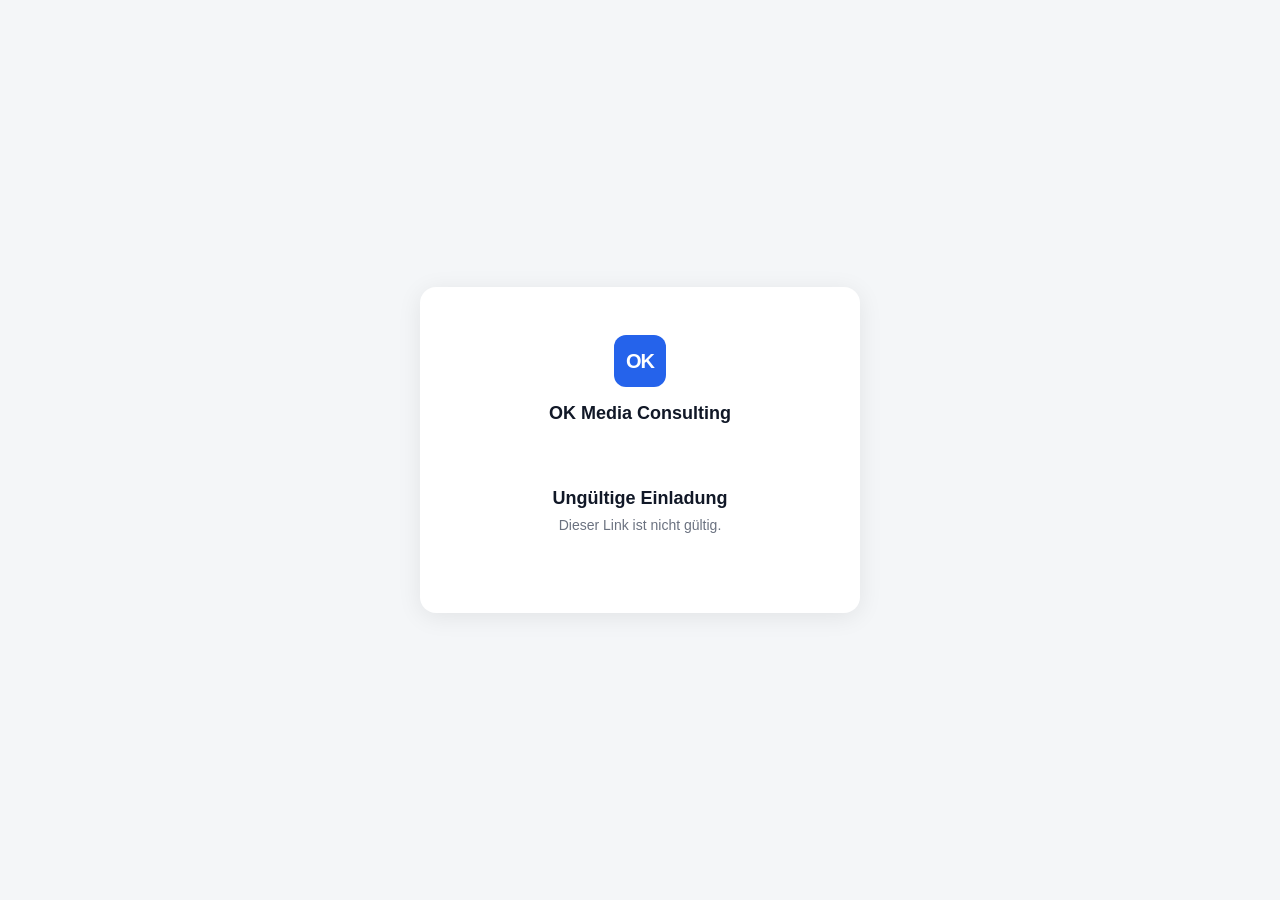
<file: frontend/einladung.html>
<!DOCTYPE html>
<html lang="de">
<head>
<meta charset="UTF-8">
<meta name="viewport" content="width=device-width, initial-scale=1.0">
<title>Einladung — OK Media Consulting</title>
<style>
* { margin: 0; padding: 0; box-sizing: border-box; }
body {
  font-family: -apple-system, BlinkMacSystemFont, "Segoe UI", sans-serif;
  background: #f4f6f8; min-height: 100vh;
  display: flex; align-items: center; justify-content: center; padding: 24px;
}
.card {
  background: #fff; border-radius: 16px;
  box-shadow: 0 4px 24px rgba(0,0,0,0.08);
  padding: 48px 40px; width: 100%; max-width: 440px;
}
.logo { text-align: center; margin-bottom: 32px; }
.logo-mark {
  display: inline-flex; align-items: center; justify-content: center;
  width: 52px; height: 52px; background: #2563eb;
  border-radius: 12px; margin-bottom: 16px;
}
.logo-mark span { font-size: 20px; font-weight: 800; color: #fff; letter-spacing: -1px; }
.logo h1 { font-size: 18px; font-weight: 700; color: #111827; }
.logo p { font-size: 13px; color: #6b7280; margin-top: 6px; }
.row { display: grid; grid-template-columns: 1fr 1fr; gap: 12px; }
.field { margin-bottom: 14px; }
.field label { display: block; font-size: 13px; font-weight: 500; color: #374151; margin-bottom: 5px; }
.field input {
  width: 100%; height: 44px; padding: 0 14px;
  border: 1.5px solid #e5e7eb; border-radius: 8px;
  font-size: 15px; color: #111827; background: #fff; outline: none;
  transition: border-color 0.15s;
}
.field input:focus { border-color: #2563eb; }
.hint { font-size: 11px; color: #9ca3af; margin-top: 4px; }
.btn-submit {
  width: 100%; height: 48px; background: #2563eb; color: #fff;
  border: none; border-radius: 8px; font-size: 15px; font-weight: 600;
  cursor: pointer; margin-top: 8px;
}
.btn-submit:disabled { opacity: 0.6; cursor: not-allowed; }
.error-msg {
  background: #fef2f2; border: 1px solid #fecaca; color: #dc2626;
  border-radius: 8px; padding: 10px 14px; font-size: 13px;
  margin-bottom: 14px; display: none;
}
.error-msg.show { display: block; }
.info-box {
  background: #eff6ff; border: 1px solid #bfdbfe;
  border-radius: 8px; padding: 12px 14px; font-size: 13px;
  color: #1e40af; margin-bottom: 20px; line-height: 1.5;
}
.invalid-box {
  text-align: center; padding: 32px 0;
}
.invalid-box h2 { font-size: 18px; font-weight: 700; color: #111827; margin-bottom: 8px; }
.invalid-box p { font-size: 14px; color: #6b7280; }
</style>
</head>
<body>
<div class="card" id="card">
  <div class="logo">
    <div class="logo-mark"><span>OK</span></div>
    <h1>OK Media Consulting</h1>
    <p id="subtitle">Einladung wird geprüft…</p>
  </div>
  <div id="content"></div>
</div>

<script>
const params = new URLSearchParams(location.search);
const token = params.get('token');

if (!token) {
  showInvalid('Ungültige Einladung', 'Dieser Link ist nicht gültig.');
} else {
  showForm();
}

function showInvalid(title, msg) {
  document.getElementById('subtitle').textContent = '';
  document.getElementById('content').innerHTML = `
    <div class="invalid-box">
      <h2>${title}</h2>
      <p>${msg}</p>
    </div>`;
}

function showForm() {
  document.getElementById('subtitle').textContent = 'Erstelle deinen Account';
  document.getElementById('content').innerHTML = `
    <div class="info-box">Du wurdest eingeladen, OK Media Consulting beizutreten. Richte jetzt deinen Account ein.</div>
    <div class="error-msg" id="err"></div>
    <form id="form" onsubmit="submit(event)">
      <div class="row">
        <div class="field"><label>Vorname</label><input type="text" id="vorname" autocomplete="given-name" required></div>
        <div class="field"><label>Nachname</label><input type="text" id="nachname" autocomplete="family-name" required></div>
      </div>
      <div class="field">
        <label>Passwort</label>
        <input type="password" id="password" placeholder="Mindestens 8 Zeichen" autocomplete="new-password" required minlength="8">
        <div class="hint">Mindestens 8 Zeichen</div>
      </div>
      <div class="field">
        <label>Passwort bestätigen</label>
        <input type="password" id="password2" autocomplete="new-password" required>
      </div>
      <button class="btn-submit" type="submit" id="btn">Account erstellen</button>
    </form>`;
}

async function submit(e) {
  e.preventDefault();
  const vorname   = document.getElementById('vorname').value.trim();
  const nachname  = document.getElementById('nachname').value.trim();
  const password  = document.getElementById('password').value;
  const password2 = document.getElementById('password2').value;
  const btn       = document.getElementById('btn');
  const errEl     = document.getElementById('err');

  if (password !== password2) {
    errEl.textContent = 'Die Passwörter stimmen nicht überein';
    errEl.classList.add('show');
    return;
  }

  btn.disabled = true;
  btn.textContent = 'Wird erstellt…';

  try {
    const res = await fetch('/api/auth/accept-invite', {
      method: 'POST',
      headers: { 'Content-Type': 'application/json' },
      body: JSON.stringify({ token, vorname, nachname, password }),
      credentials: 'include'
    });
    const data = await res.json();
    if (!res.ok) {
      errEl.textContent = data.detail || 'Fehler beim Erstellen des Accounts';
      errEl.classList.add('show');
      return;
    }
    window.location.replace('/dashboard');
  } catch {
    errEl.textContent = 'Verbindungsfehler';
    errEl.classList.add('show');
  } finally {
    btn.disabled = false;
    btn.textContent = 'Account erstellen';
  }
}
</script>
</body>
</html>
</file>
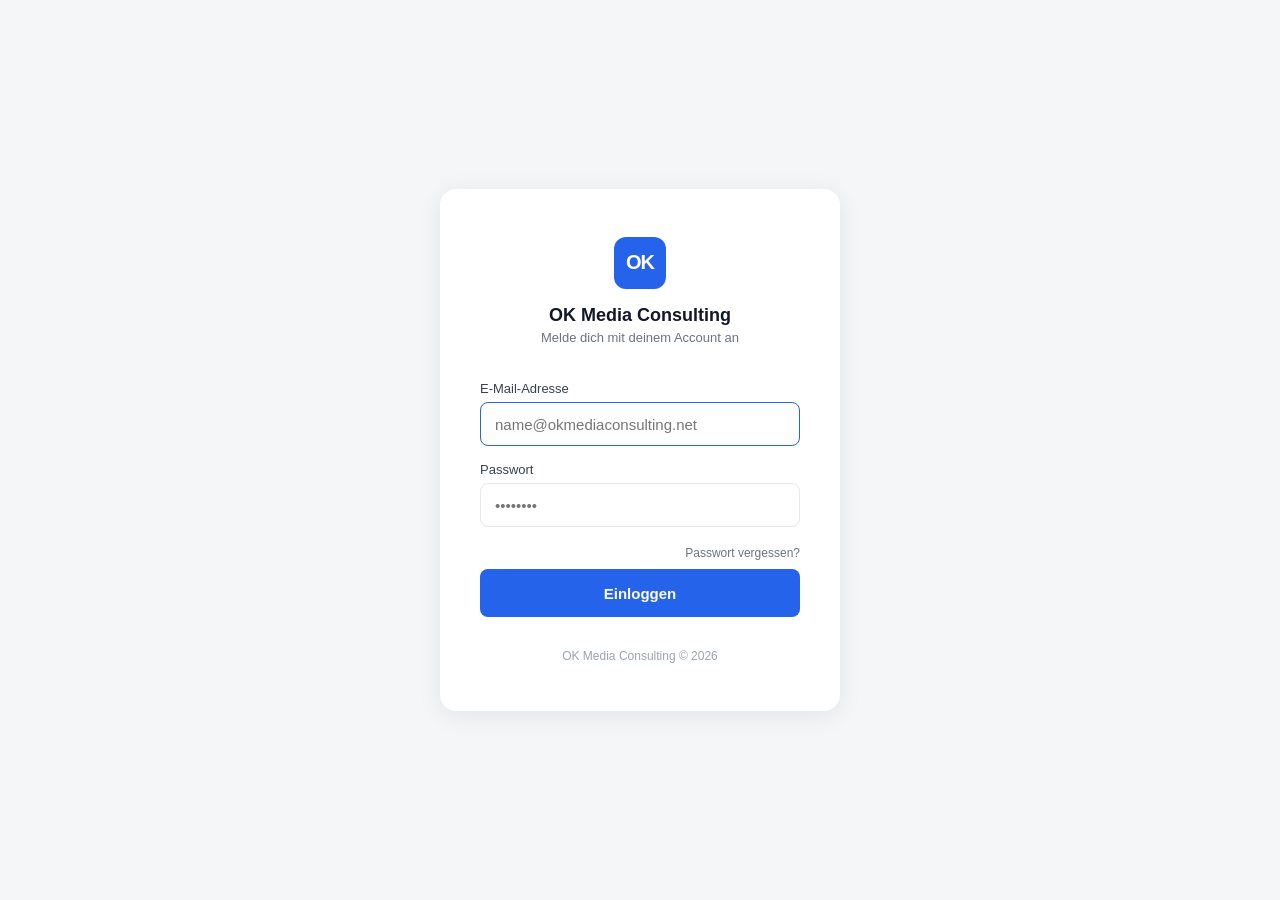
<file: frontend/login.html>
<!DOCTYPE html>
<html lang="de">
<head>
<meta charset="UTF-8">
<meta name="viewport" content="width=device-width, initial-scale=1.0">
<meta name="theme-color" content="#ffffff">
<title>OK Media Consulting — Login</title>
<link rel="manifest" href="/static/manifest.json">
<script>if ('serviceWorker' in navigator) navigator.serviceWorker.register('/static/sw.js');</script>
<style>
* { margin: 0; padding: 0; box-sizing: border-box; }

body {
  font-family: -apple-system, BlinkMacSystemFont, "Segoe UI", sans-serif;
  background: #f4f6f8;
  min-height: 100vh;
  display: flex;
  align-items: center;
  justify-content: center;
  padding: 24px;
}

.card {
  background: #fff;
  border-radius: 16px;
  box-shadow: 0 4px 24px rgba(0,0,0,0.08);
  padding: 48px 40px;
  width: 100%;
  max-width: 400px;
}

.logo {
  text-align: center;
  margin-bottom: 36px;
}

.logo-mark {
  display: inline-flex;
  align-items: center;
  justify-content: center;
  width: 52px; height: 52px;
  background: #2563eb;
  border-radius: 12px;
  margin-bottom: 16px;
}
.logo-mark span {
  font-size: 20px;
  font-weight: 800;
  color: #fff;
  letter-spacing: -1px;
}

.logo h1 {
  font-size: 18px;
  font-weight: 700;
  color: #111827;
  line-height: 1.2;
}
.logo p {
  font-size: 13px;
  color: #6b7280;
  margin-top: 4px;
}

.field {
  margin-bottom: 16px;
}
.field label {
  display: block;
  font-size: 13px;
  font-weight: 500;
  color: #374151;
  margin-bottom: 6px;
}
.field input {
  width: 100%;
  height: 44px;
  padding: 0 14px;
  border: 1.5px solid #e5e7eb;
  border-radius: 8px;
  font-size: 15px;
  color: #111827;
  background: #fff;
  outline: none;
  transition: border-color 0.15s;
}
.field input:focus { border-color: #2563eb; }
.field input.error { border-color: #dc2626; }

.btn-login {
  width: 100%;
  height: 48px;
  background: #2563eb;
  color: #fff;
  border: none;
  border-radius: 8px;
  font-size: 15px;
  font-weight: 600;
  cursor: pointer;
  margin-top: 8px;
  transition: background 0.15s, opacity 0.15s;
  display: flex;
  align-items: center;
  justify-content: center;
  gap: 8px;
}
.btn-login:hover { background: #1d4ed8; }
.btn-login:disabled { opacity: 0.6; cursor: not-allowed; }

.error-msg {
  background: #fef2f2;
  border: 1px solid #fecaca;
  color: #dc2626;
  border-radius: 8px;
  padding: 10px 14px;
  font-size: 13px;
  margin-bottom: 16px;
  display: none;
}
.error-msg.show { display: block; }

.forgot {
  text-align: right;
  margin-top: 4px;
}
.forgot a {
  font-size: 12px;
  color: #6b7280;
  text-decoration: none;
}
.forgot a:hover { color: #2563eb; }

.footer {
  text-align: center;
  margin-top: 32px;
  font-size: 12px;
  color: #9ca3af;
}

.spinner {
  width: 18px; height: 18px;
  border: 2px solid rgba(255,255,255,0.4);
  border-top-color: #fff;
  border-radius: 50%;
  animation: spin 0.7s linear infinite;
  display: none;
}
@keyframes spin { to { transform: rotate(360deg); } }
</style>
</head>
<body>

<div class="card">
  <div class="logo">
    <div class="logo-mark"><span>OK</span></div>
    <h1>OK Media Consulting</h1>
    <p>Melde dich mit deinem Account an</p>
  </div>

  <div class="error-msg" id="err"></div>

  <form id="form" onsubmit="login(event)">
    <div class="field">
      <label>E-Mail-Adresse</label>
      <input type="email" id="email" placeholder="name@okmediaconsulting.net"
             autocomplete="email" required>
    </div>
    <div class="field">
      <label>Passwort</label>
      <input type="password" id="password" placeholder="••••••••"
             autocomplete="current-password" required>
    </div>
    <div class="forgot">
      <a href="#" onclick="showForgot()">Passwort vergessen?</a>
    </div>
    <button class="btn-login" type="submit" id="btn">
      <span id="btn-text">Einloggen</span>
      <div class="spinner" id="spinner"></div>
    </button>
  </form>

  <div class="footer">OK Media Consulting &copy; 2026</div>
</div>

<script>
async function login(e) {
  e.preventDefault();
  const email    = document.getElementById('email').value.trim();
  const password = document.getElementById('password').value;
  const btn      = document.getElementById('btn');
  const errEl    = document.getElementById('err');

  btn.disabled = true;
  document.getElementById('btn-text').textContent = 'Wird geprüft…';
  document.getElementById('spinner').style.display = 'block';
  errEl.classList.remove('show');

  try {
    const res = await fetch('/api/auth/login', {
      method: 'POST',
      headers: { 'Content-Type': 'application/json' },
      body: JSON.stringify({ email, password }),
      credentials: 'include'
    });
    const data = await res.json();
    if (!res.ok) {
      showError(data.detail || 'Login fehlgeschlagen');
      return;
    }
    window.location.replace('/dashboard');
  } catch {
    showError('Verbindung zum Server fehlgeschlagen');
  } finally {
    btn.disabled = false;
    document.getElementById('btn-text').textContent = 'Einloggen';
    document.getElementById('spinner').style.display = 'none';
  }
}

function showError(msg) {
  const el = document.getElementById('err');
  el.textContent = msg;
  el.classList.add('show');
  document.getElementById('email').classList.add('error');
  document.getElementById('password').classList.add('error');
}

function showForgot() {
  alert('Bitte kontaktiere den Administrator, um dein Passwort zurückzusetzen.');
}

// Clear error on input
document.addEventListener('input', () => {
  document.getElementById('err').classList.remove('show');
  document.querySelectorAll('input').forEach(i => i.classList.remove('error'));
});

// Auto-focus email field
window.addEventListener('load', () => {
  document.getElementById('email').focus();
});
</script>
</body>
</html>
</file>
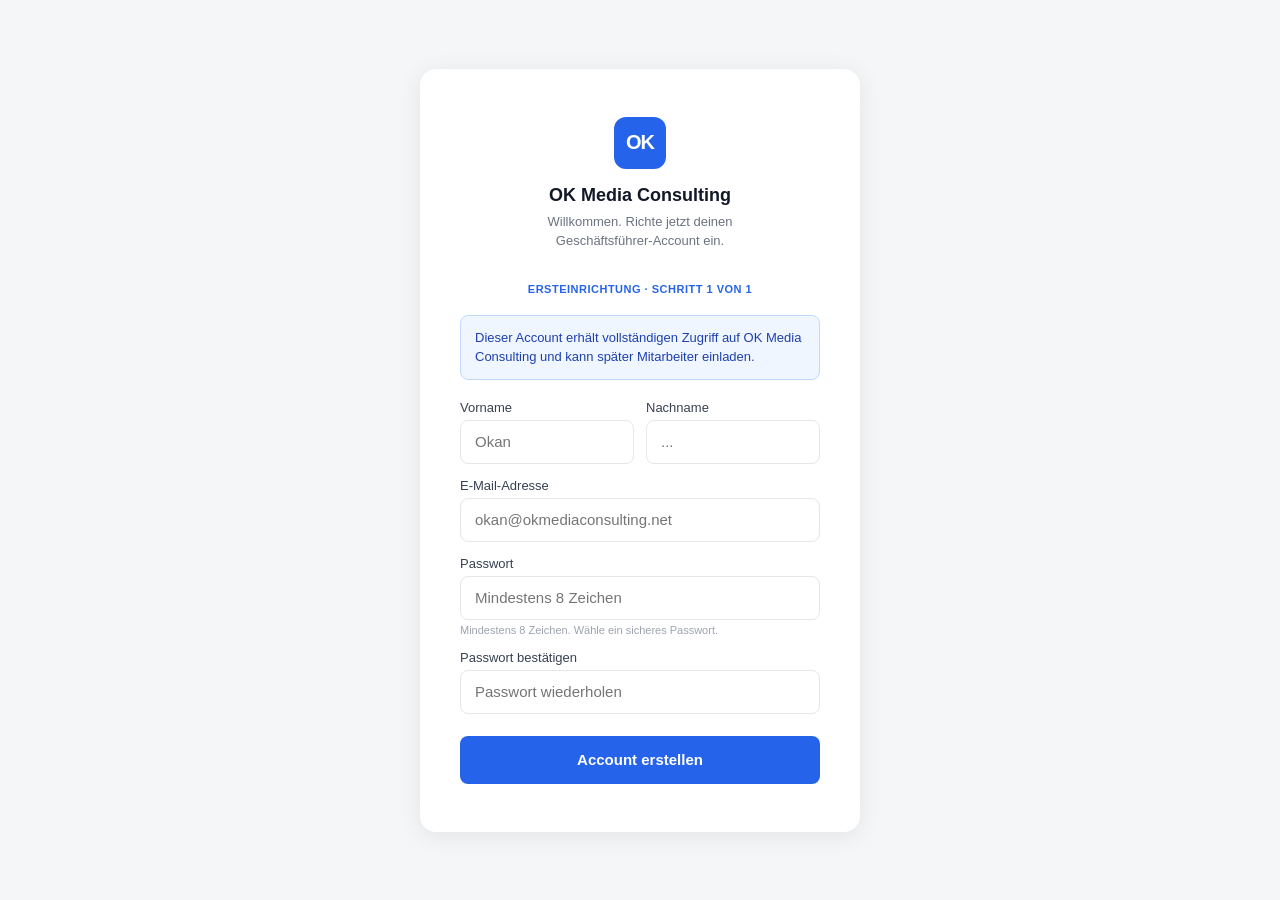
<file: frontend/setup.html>
<!DOCTYPE html>
<html lang="de">
<head>
<meta charset="UTF-8">
<meta name="viewport" content="width=device-width, initial-scale=1.0">
<title>OK Media Consulting — Ersteinrichtung</title>
<style>
* { margin: 0; padding: 0; box-sizing: border-box; }
body {
  font-family: -apple-system, BlinkMacSystemFont, "Segoe UI", sans-serif;
  background: #f4f6f8;
  min-height: 100vh;
  display: flex;
  align-items: center;
  justify-content: center;
  padding: 24px;
}
.card {
  background: #fff;
  border-radius: 16px;
  box-shadow: 0 4px 24px rgba(0,0,0,0.08);
  padding: 48px 40px;
  width: 100%;
  max-width: 440px;
}
.logo { text-align: center; margin-bottom: 32px; }
.logo-mark {
  display: inline-flex; align-items: center; justify-content: center;
  width: 52px; height: 52px; background: #2563eb;
  border-radius: 12px; margin-bottom: 16px;
}
.logo-mark span { font-size: 20px; font-weight: 800; color: #fff; letter-spacing: -1px; }
.logo h1 { font-size: 18px; font-weight: 700; color: #111827; }
.logo p { font-size: 13px; color: #6b7280; margin-top: 6px; line-height: 1.5; }
.step-label {
  font-size: 11px; font-weight: 600; letter-spacing: 0.5px;
  color: #2563eb; text-transform: uppercase; margin-bottom: 20px;
  text-align: center;
}
.row { display: grid; grid-template-columns: 1fr 1fr; gap: 12px; }
.field { margin-bottom: 14px; }
.field label { display: block; font-size: 13px; font-weight: 500; color: #374151; margin-bottom: 5px; }
.field input {
  width: 100%; height: 44px; padding: 0 14px;
  border: 1.5px solid #e5e7eb; border-radius: 8px;
  font-size: 15px; color: #111827; background: #fff; outline: none;
  transition: border-color 0.15s;
}
.field input:focus { border-color: #2563eb; }
.field input.error { border-color: #dc2626; }
.hint { font-size: 11px; color: #9ca3af; margin-top: 4px; }
.btn-submit {
  width: 100%; height: 48px; background: #2563eb; color: #fff;
  border: none; border-radius: 8px; font-size: 15px; font-weight: 600;
  cursor: pointer; margin-top: 8px; transition: background 0.15s;
}
.btn-submit:hover { background: #1d4ed8; }
.btn-submit:disabled { opacity: 0.6; cursor: not-allowed; }
.error-msg {
  background: #fef2f2; border: 1px solid #fecaca; color: #dc2626;
  border-radius: 8px; padding: 10px 14px; font-size: 13px;
  margin-bottom: 14px; display: none;
}
.error-msg.show { display: block; }
.info-box {
  background: #eff6ff; border: 1px solid #bfdbfe;
  border-radius: 8px; padding: 12px 14px; font-size: 13px;
  color: #1e40af; margin-bottom: 20px; line-height: 1.5;
}
</style>
</head>
<body>
<div class="card">
  <div class="logo">
    <div class="logo-mark"><span>OK</span></div>
    <h1>OK Media Consulting</h1>
    <p>Willkommen. Richte jetzt deinen<br>Geschäftsführer-Account ein.</p>
  </div>

  <div class="step-label">Ersteinrichtung · Schritt 1 von 1</div>

  <div class="info-box">
    Dieser Account erhält vollständigen Zugriff auf OK Media Consulting und kann später Mitarbeiter einladen.
  </div>

  <div class="error-msg" id="err"></div>

  <form id="form" onsubmit="setup(event)">
    <div class="row">
      <div class="field">
        <label>Vorname</label>
        <input type="text" id="vorname" placeholder="Okan" autocomplete="given-name" required>
      </div>
      <div class="field">
        <label>Nachname</label>
        <input type="text" id="nachname" placeholder="..." autocomplete="family-name" required>
      </div>
    </div>
    <div class="field">
      <label>E-Mail-Adresse</label>
      <input type="email" id="email" placeholder="okan@okmediaconsulting.net"
             autocomplete="email" required>
    </div>
    <div class="field">
      <label>Passwort</label>
      <input type="password" id="password" placeholder="Mindestens 8 Zeichen"
             autocomplete="new-password" required minlength="8">
      <div class="hint">Mindestens 8 Zeichen. Wähle ein sicheres Passwort.</div>
    </div>
    <div class="field">
      <label>Passwort bestätigen</label>
      <input type="password" id="password2" placeholder="Passwort wiederholen"
             autocomplete="new-password" required>
    </div>
    <button class="btn-submit" type="submit" id="btn">Account erstellen</button>
  </form>
</div>

<script>
async function setup(e) {
  e.preventDefault();
  const vorname   = document.getElementById('vorname').value.trim();
  const nachname  = document.getElementById('nachname').value.trim();
  const email     = document.getElementById('email').value.trim();
  const password  = document.getElementById('password').value;
  const password2 = document.getElementById('password2').value;
  const btn       = document.getElementById('btn');

  if (password !== password2) {
    showError('Die Passwörter stimmen nicht überein');
    return;
  }

  btn.disabled = true;
  btn.textContent = 'Wird eingerichtet…';

  try {
    const res = await fetch('/api/auth/setup', {
      method: 'POST',
      headers: { 'Content-Type': 'application/json' },
      body: JSON.stringify({ vorname, nachname, email, password }),
      credentials: 'include'
    });
    const data = await res.json();
    if (!res.ok) {
      showError(data.detail || 'Fehler bei der Einrichtung');
      return;
    }
    window.location.replace('/dashboard');
  } catch {
    showError('Verbindung zum Server fehlgeschlagen');
  } finally {
    btn.disabled = false;
    btn.textContent = 'Account erstellen';
  }
}

function showError(msg) {
  const el = document.getElementById('err');
  el.textContent = msg;
  el.classList.add('show');
}

document.addEventListener('input', () => {
  document.getElementById('err').classList.remove('show');
});
</script>
</body>
</html>
</file>
